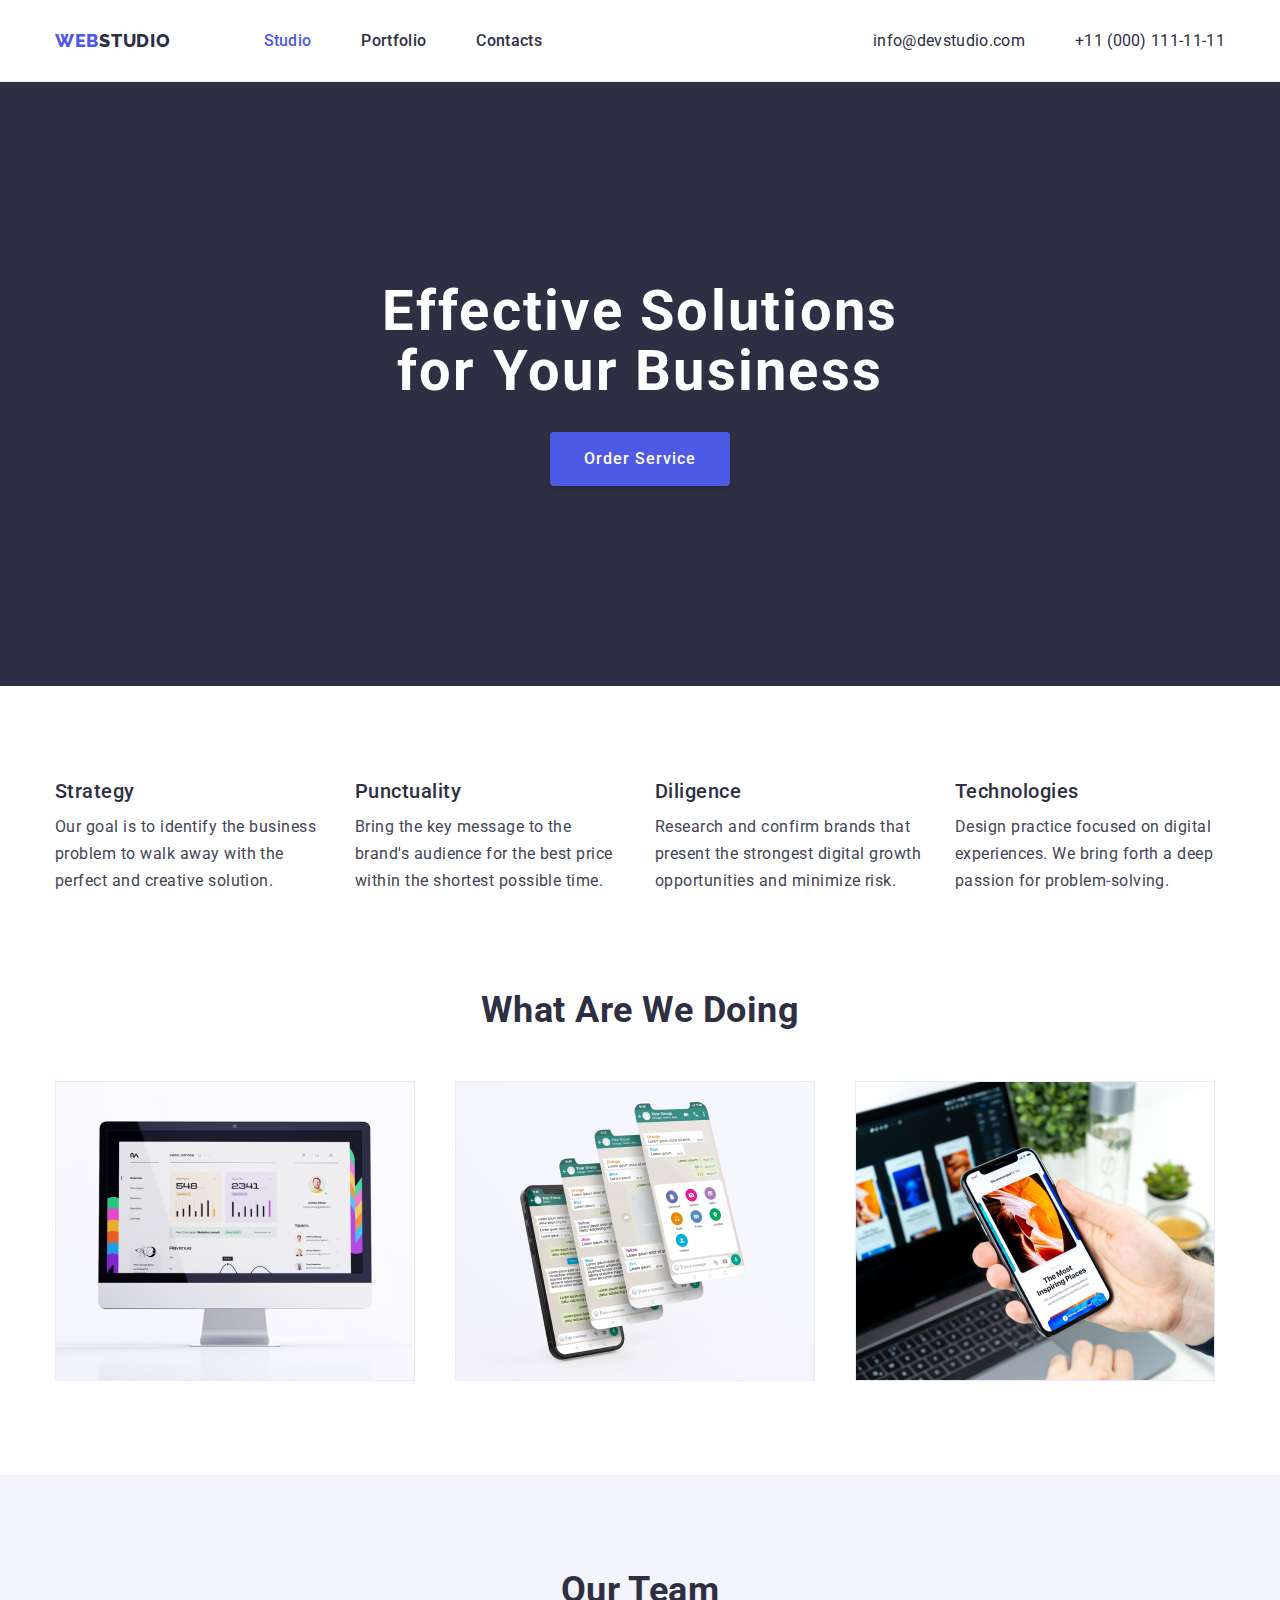
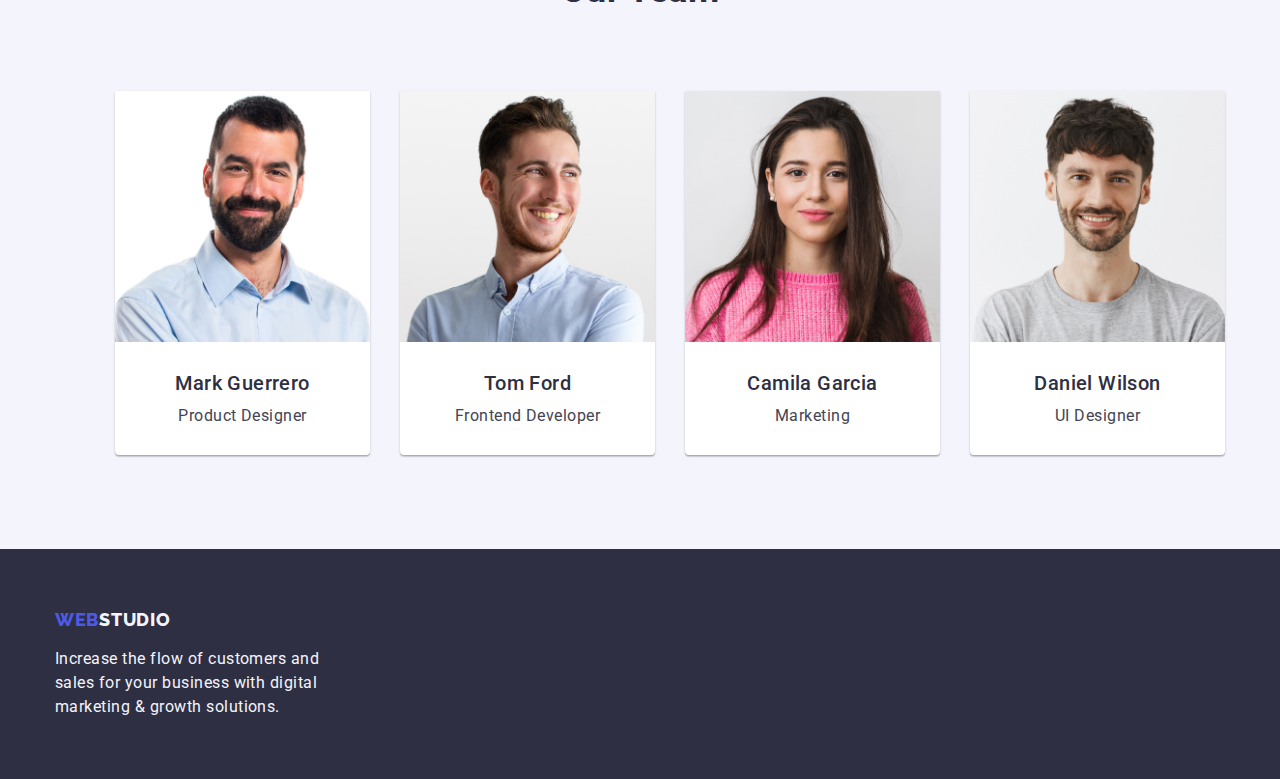
<file: index.html>
<!DOCTYPE html>
<html lang="en">
  <head>
    <meta charset="UTF-8" />
    <meta name="viewport" content="width=device-width, initial-scale=1.0" />
    <title>Studio</title>

    <!-- Fonts -->
    <link rel="preconnect" href="https://fonts.googleapis.com " />
    <link rel="preconnect" href="https://fonts.gstatic.com " crossorigin />
    <link
      href="https://fonts.googleapis.com/css2?family=Raleway:wght@800&family=Roboto:wght@400;500;700;900&display=swap"
      rel="stylesheet"
    />

    <!-- CSS Normalizer -->
    <link
      rel="stylesheet"
      href="https://cdnjs.cloudflare.com/ajax/libs/modern-normalize/1.0.0/modern-normalize.min.css"
    />
    <!-- CSS -->
    <link rel="stylesheet" href="./css/styles.css" />
  </head>

  <!-- Body -->
  <body>
    <!-- Header -->
    <header class="page-header">
      <div class="container menu">
        <nav class="navigation">
          <a class="logo-link" href="./index.html"
            ><span class="logo">WEB</span><span class="studio">STUDIO</span>
          </a>

          <ul class="nav-menu list">
            <li class="item">
              <a class="page current link" href="./index.html">Studio</a>
            </li>
            <li class="item">
              <a class="page link" href="./portfolio.html">Portfolio</a>
            </li>
            <li class="item">
              <a class="page link" href="#">Contacts</a>
            </li>
          </ul>
        </nav>
        <ul class="contacts-menu list">
          <li class="item">
            <a class="contact link" href="mailto:info@devstudio.com"
              >info@devstudio.com</a
            >
          </li>
          <li class="item">
            <a class="contact link" href="tel:+110001111111"
              >+11 (000) 111-11-11</a
            >
          </li>
        </ul>
      </div>
    </header>

    <!-- Main -->
    <main>
      <!-- Section 1-->
      <section class="hero bg-hero">
        <div class="container">
          <h1 class="hero-title">
            Effective Solutions <br />for Your Business
          </h1>
          <button class="button primary" type="button">Order Service</button>
        </div>
      </section>

      <!-- Section 2-->
      <section class="section">
        <div class="container">
          <ul class="benefits list">
            <li class="item">
              <h3 class="title">Strategy</h3>
              <p class="description">
                Our goal is to identify the business <br />problem to walk away
                with the <br />perfect and creative solution.
              </p>
            </li>
            <li class="item">
              <h3 class="title">Punctuality</h3>
              <p class="description">
                Bring the key message to the <br />brand's audience for the best
                price <br />within the shortest possible time.
              </p>
            </li>
            <li class="item">
              <h3 class="title">Diligence</h3>
              <p class="description">
                Research and confirm brands that <br />present the strongest
                digital growth <br />opportunities and minimize risk.
              </p>
            </li>
            <li class="item">
              <h3 class="title">Technologies</h3>
              <p class="description">
                Design practice focused on digital <br />experiences. We bring
                forth a deep <br />passion for problem-solving.
              </p>
            </li>
          </ul>
        </div>
      </section>

      <!-- Section 3 -->
      <section class="section no-top-padding">
        <div class="container">
          <h2 class="section-title">What Are We Doing</h2>
          <ul class="what-we-do list">
            <li class="item">
              <img
                src="images/image-1.jpg"
                alt="iMac"
                width="360"
                height="300"
                class="image"
              />
            </li>
            <li class="item">
              <img
                src="images/image-2.jpg"
                alt="mobile phone with cascading screen images"
                width="360"
                height="300"
                class="image"
              />
            </li>
            <li class="item">
              <img
                src="images/image-3.jpg"
                alt="mobile phone on hand and laptop in the background"
                width="360"
                height="300"
                class="image"
              />
            </li>
          </ul>
        </div>
      </section>

      <!-- Section 4 -->
      <section class="section bg-team">
        <div class="container">
          <h2 class="section-title">Our Team</h2>
          <ul class="team list">
            <li class="item">
              <img
                src="images/guerrero-m.jpg"
                alt="Mark Guerrero"
                width="264"
                height="260"
                class="image"
              />
              <h3 class="name">Mark Guerrero</h3>
              <p class="position">Product Designer</p>
            </li>
            <li class="item">
              <img
                src="images/ford-t.jpg"
                alt="Tom Ford"
                width="264"
                height="260"
                class="image"
              />
              <h3 class="name">Tom Ford</h3>
              <p class="position">Frontend Developer</p>
            </li>
            <li class="item">
              <img
                src="images/garcia-c.jpg"
                alt="camila Garcia"
                width="264"
                height="260"
                class="image"
              />
              <h3 class="name">Camila Garcia</h3>
              <p class="position">Marketing</p>
            </li>
            <li class="item">
              <img
                src="images/wilson-d.jpg"
                alt="Daniel Wilson"
                width="264"
                height="260"
                class="image"
              />
              <h3 class="name">Daniel Wilson</h3>
              <p class="position">UI Designer</p>
            </li>
          </ul>
        </div>
      </section>
    </main>

    <!-- Footer -->
    <footer class="page-footer bg-footer">
      <div class="container">
        <a class="logo-link footer" href="./index.html"
          ><span class="logo">WEB</span
          ><span class="studio-footer">STUDIO</span>
        </a>
        <p class="footer-description">
          Increase the flow of customers and <br />sales for your business with
          digital <br />marketing & growth solutions.
        </p>
      </div>
    </footer>
  </body>
</html>
</file>
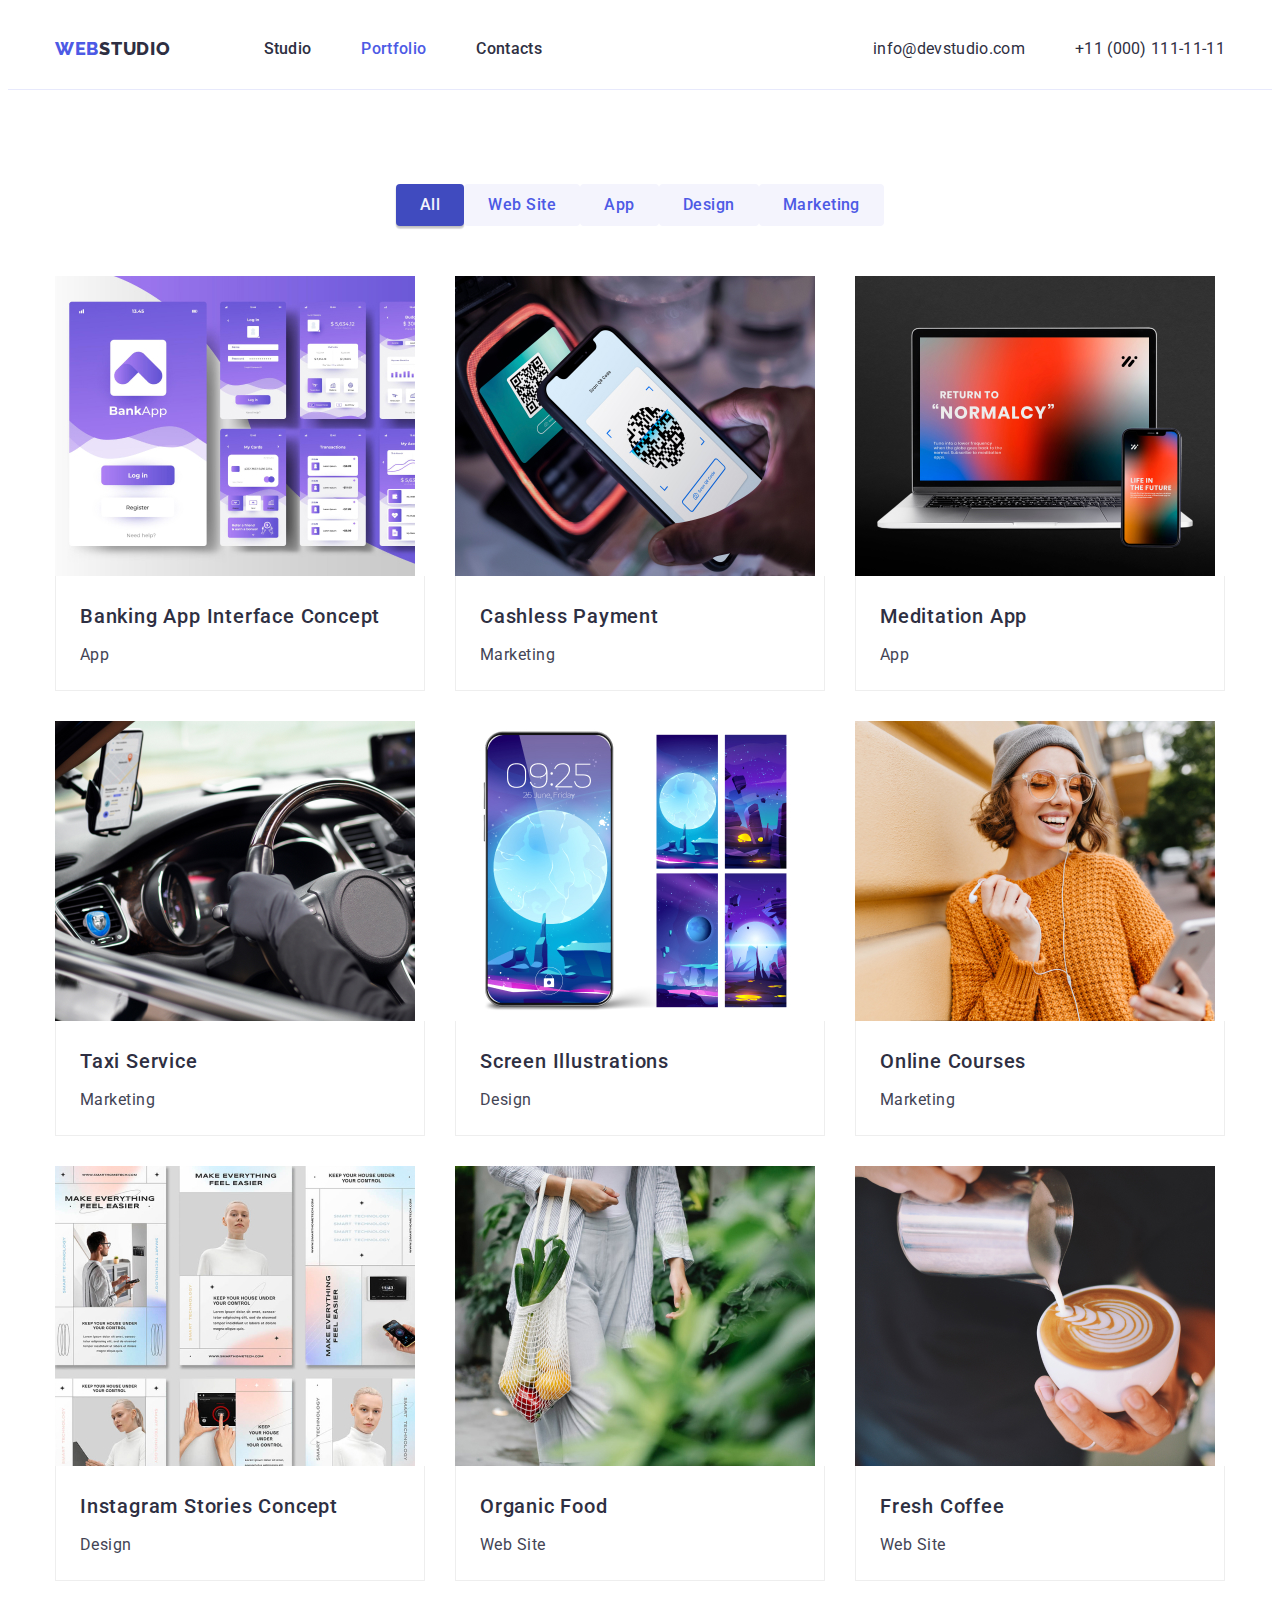
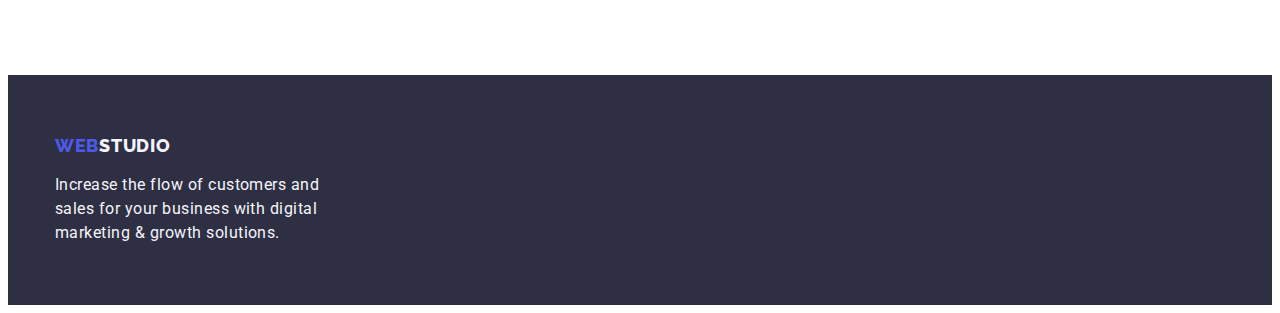
<file: portfolio.html>
<!DOCTYPE html>
<html lang="en">
  <head>
    <meta charset="UTF-8" />
    <meta name="viewport" content="width=device-width, initial-scale=1.0" />
    <title>Portfolio</title>

    <!-- Fonts -->
    <link
      href="https://fonts.googleapis.com/css2?family=Raleway:wght@800&family=Roboto:wght@400;500;700;900&display=swap"
      rel="stylesheet"
    />
    <link rel="preconnect" href="https://fonts.googleapis.com " />
    <link rel="preconnect" href="https://fonts.gstatic.com " crossorigin />
    <!-- CSS -->
    <link rel="stylesheet" href="./css/styles.css" />
  </head>

  <!-- Body -->
  <body>
    <!-- Header -->
    <header class="page-header">
      <div class="container menu">
        <nav class="navigation">
          <a class="logo-link" href="./index.html"
            ><span class="logo">WEB</span><span class="studio">STUDIO</span>
          </a>

          <ul class="nav-menu list">
            <li class="item">
              <a class="page link" href="./index.html">Studio</a>
            </li>
            <li class="item">
              <a class="page current link" href="./portfolio.html">Portfolio</a>
            </li>
            <li class="item">
              <a class="page link" href="#">Contacts</a>
            </li>
          </ul>
        </nav>
        <ul class="contacts-menu list">
          <li class="item">
            <a class="contact link" href="mailto:info@devstudio.com"
              >info@devstudio.com</a
            >
          </li>
          <li class="item">
            <a class="contact link" href="tel:+110001111111"
              >+11 (000) 111-11-11</a
            >
          </li>
        </ul>
      </div>
    </header>

    <!-- Main -->
    <main>
      <!-- Section 1-->
      <section class="section">
        <div class="container">
          <!-- Filters -->
          <ul class="filters list">
            <li class="space">
              <button class="button filter current" type="button">All</button>
            </li>
            <li class="space">
              <button class="button filter" type="button">Web Site</button>
            </li>
            <li class="space">
              <button class="button filter" type="button">App</button>
            </li>
            <li class="space">
              <button class="button filter" type="button">Design</button>
            </li>
            <li class="space">
              <button class="button filter" type="button">Marketing</button>
            </li>
          </ul>

          <!-- Projects -->
          <ul class="projects list">
            <li class="project-card">
              <a href="" class="project link">
                <img
                  src="./images/banking.jpg"
                  alt="banking app screenshots"
                  width="360"
                  height="300"
                  class="image"
                />
                <div class="substrate">
                  <h2 class="name">Banking App Interface Concept</h2>
                  <p class="type">App</p>
                </div>
              </a>
            </li>
            <li class="project-card">
              <a href="" class="project link">
                <img
                  src="./images/cashless.jpg"
                  alt="mobile scanning qr code"
                  width="360"
                  height="300"
                  class="image"
                />
                <div class="substrate">
                  <h2 class="name">Cashless Payment</h2>
                  <p class="type">Marketing</p>
                </div>
              </a>
            </li>
            <li class="project-card">
              <a href="" class="project link">
                <img
                  src="./images/meditation.jpg"
                  alt="mobile with laptop at the background"
                  width="360"
                  height="300"
                  class="image"
                />
                <div class="substrate">
                  <h2 class="name">Meditation App</h2>
                  <p class="type">App</p>
                </div>
              </a>
            </li>
            <li class="project-card">
              <a href="" class="project link">
                <img
                  src="./images/taxi.jpg"
                  alt="car dash with mobile GPS"
                  width="360"
                  height="300"
                  class="image"
                />
                <div class="substrate">
                  <h2 class="name">Taxi Service</h2>
                  <p class="type">Marketing</p>
                </div>
              </a>
            </li>
            <li class="project-card">
              <a href="" class="project link">
                <img
                  src="./images/screen.jpg"
                  alt="mobile and wallpaper screenshots"
                  width="360"
                  height="300"
                  class="image"
                />
                <div class="substrate">
                  <h2 class="name">Screen Illustrations</h2>
                  <p class="type">Design</p>
                </div>
              </a>
            </li>
            <li class="project-card">
              <a href="" class="project link">
                <img
                  src="./images/online.jpg"
                  alt="woman in orange dress holding mobile"
                  width="360"
                  height="300"
                  class="image"
                />
                <div class="substrate">
                  <h2 class="name">Online Courses</h2>
                  <p class="type">Marketing</p>
                </div>
              </a>
            </li>
            <li class="project-card">
              <a href="" class="project link">
                <img
                  src="./images/stories.jpg"
                  alt="screenshots of instagram stories"
                  width="360"
                  height="300"
                  class="image"
                />
                <div class="substrate">
                  <h2 class="name">Instagram Stories Concept</h2>
                  <p class="type">Design</p>
                </div>
              </a>
            </li>
            <li class="project-card">
              <a href="" class="project link">
                <img
                  src="./images/food.jpg"
                  alt="body of a woman holding fruits and veggies in a net bag"
                  width="360"
                  height="300"
                  class="image"
                />
                <div class="substrate">
                  <h2 class="name">Organic Food</h2>
                  <p class="type">Web Site</p>
                </div>
              </a>
            </li>
            <li class="project-card">
              <a href="" class="project link">
                <img
                  src="./images/coffee.jpg"
                  alt="cup of coffee with design cream"
                  width="360"
                  height="300"
                  class="image"
                />
                <div class="substrate">
                  <h2 class="name">Fresh Coffee</h2>
                  <p class="type">Web Site</p>
                </div>
              </a>
            </li>
          </ul>
        </div>
      </section>
    </main>

    <!-- Footer -->
    <footer class="page-footer bg-footer">
      <div class="container">
        <a class="logo-link footer" href="./index.html"
          ><span class="logo">WEB</span
          ><span class="studio-footer">STUDIO</span>
        </a>
        <p class="footer-description">
          Increase the flow of customers and <br />sales for your business with
          digital <br />marketing & growth solutions.
        </p>
      </div>
    </footer>
  </body>
</html>
</file>
<file: css/styles.css>
/* css variables */
:root {
  --iris: #4d5ae5;
  --navyblue: #2e2f42;
  --white: #ffff;
  --cloud: #f4f4fd;
  --cornflower: #e7e9fc;
  --ocean: #404bbf;
  --slate: #434455;
}

/* CSS RESET */
p,
h1,
h2,
h3,
h4,
h5,
h6 {
  margin: 0;
}

html {
  box-sizing: border-box;
}

*,
*::before,
*::after {
  box-sizing: inherit;
}

img {
  display: block;
  max-width: 100%;
  height: auto;
}

body {
  font-family: "Roboto", sans-serif;
  font-size: 16px;
  letter-spacing: 0.03em;
  background-color: var(--white);
  color: var(--slate);
}

.list {
  list-style: none;
  padding: 0;
  margin: 0;
}

.link {
  text-decoration: none;
  color: inherit;
}

.section {
  padding: 94px 0;
}

.section.no-top-padding {
  padding-top: 0;
}

.container {
  width: 1200px;
  padding: 0 15px;
  margin: 0 auto;
}

.menu,
.navigation,
.nav-menu,
.contacts-menu {
  display: flex;
  align-items: center;
}

/* PAGE HEADER section */
.page-header {
  border-bottom: 1px solid var(--cornflower);
}

.nav-menu .page:hover,
.nav-menu .page:focus,
.nav-menu .page.current,
.contacts-menu .contact.link:hover,
.contacts-menu .contact.link:focus {
  color: var(--iris);
}

.nav-menu .page,
.contacts-menu .contact {
  color: var(--navyblue);
  font-size: 16px;
  text-decoration: none;
  font-weight: 500;
  line-height: 1.14;
  letter-spacing: 0.02em;
  display: block;
  padding-top: 32px;
  padding-bottom: 31px;
}

.contacts-menu .contact {
  font-weight: 400;
}

.contacts-menu {
  margin-left: auto;
}

.nav-menu {
  margin-left: 93px;
}

.nav-menu .item:not(:last-child),
.contacts-menu .item:not(:last-child) {
  margin-right: 50px;
}

.logo-link {
  font-family: "Raleway", sans-serif;
  font-size: 18px;
  font-weight: 800;
  line-height: 1.17;
  letter-spacing: 0.04em;
  text-decoration: none;
}

.logo {
  color: var(--iris);
}

.studio {
  color: var(--navyblue);
}

/* HERO section */
.bg-hero {
  background-color: var(--navyblue);
}

.hero {
  padding: 200px 0;
  text-align: center;
}

.hero-title {
  color: var(--white);
  font-size: 56px;
  font-weight: 700;
  letter-spacing: 0.04em;
  text-align: center;
  line-height: 1.07;
  margin-bottom: 30px;
}

.button {
  border-color: transparent;
  font-family: inherit;
  font-size: 16px;
  font-weight: 500;
  line-height: 1.5;
  letter-spacing: 0.03em;
  border-radius: 4px;
  cursor: pointer;
}

.button.primary {
  color: white;
  background-color: var(--iris);
  line-height: 1.87;
  letter-spacing: 0.06em;
  padding: 10px 32px;
  box-shadow: 0px 4px 4px rgba(0, 0, 0, 0.15);
}

.button.primary:hover,
.button.primary:focus {
  background-color: var(--ocean);
  box-shadow: 0px 3px 1px rgba(0, 0, 0, 0.1), 0px 1px 2px rgba(0, 0, 0, 0.08),
    0px 2px 2px rgba(0, 0, 0, 0.12);
}

/* BENEFITS section */
.benefits {
  display: flex;
  flex-wrap: wrap;
  margin-left: -30px;
  margin-top: -30px;
}

.benefits .item {
  flex-basis: calc(100% / 4 - 30px);
  margin-left: 30px;
  margin-top: 30px;
}

.benefits .title {
  font-size: 20px;
  font-weight: 500;
  color: var(--navyblue);
  line-height: 1.14;
  margin-bottom: 10px;
}

.benefits .description {
  color: var(--slate);
  line-height: 1.71;
  font-size: 16px;
  font-weight: 400;
}

/* WHAT WE DO section */
.section-title {
  font-size: 36px;
  line-height: 1.17;
  font-weight: 700;
  color: var(--navyblue);
  text-align: center;
  margin-bottom: 50px;
}

.what-we-do.list {
  display: flex;
  flex-wrap: wrap;
  margin-left: -30px;
  margin-top: -30px;
}

.what-we-do .item {
  flex-basis: calc(100% / 3 - 30px);
  margin-left: 30px;
  margin-top: 30px;
}

/* TEAM section */
.team {
  display: flex;
  flex-wrap: wrap;
  margin-top: 30px;
  margin-left: 30px;
}

.team .item {
  flex-basis: calc(100% / 4 - 30px);
  margin-left: 30px;
  margin-top: 30px;
  padding-bottom: 30px;
  background-color: white;
  border-radius: 0px 0px 4px 4px;
  box-shadow: 0px 1px 3px rgba(0, 0, 0, 0.12), 0px 1px 1px rgba(0, 0, 0, 0.14),
    0px 2px 1px rgba(0, 0, 0, 0.12);
}

.bg-team {
  background-color: var(--cloud);
}

.team .name,
.team .position {
  line-height: 1.19;
  text-align: center;
}

.team .name {
  color: var(--navyblue);
  font-size: 20px;
  font-weight: 500;
  letter-spacing: 0.02em;
  margin-top: 30px;
  margin-bottom: 10px;
}

.team .position {
  color: var(--slate);
  font-size: 16px;
  font-weight: 400;
}

.substrate {
  background-color: var(--white);
  padding: 20px 24px;
  border: 1px solid #eeeeee;
  border-top: 0;
}

/* PORTFOLIO page */
/* FILTERS section */
.filters {
  display: flex;
  justify-content: center;
  margin-bottom: 50px;
}

filters,
space + .space {
  margin-left: 8px;
}

.button.filter {
  font-weight: 500;
  line-height: 1.62;
  background: var(--cloud, #f4f4fd);
  color: var(--iris);
  padding: 6px 22px;
}

.button.filter:hover,
.button.filter:focus,
.button.filter.current {
  background: var(--ocean);
  color: var(--cloud);
  box-shadow: 0px 3px 1px rgba(0, 0, 0, 0.1), 0px 1px 2px rgba(0, 0, 0, 0.08),
    0px 2px 2px rgba(0, 0, 0, 0.12);
}

/* PROJECTS section */
.projects.list {
  display: flex;
  flex-wrap: wrap;
  margin-left: -30px;
  margin-top: -30px;
}

.project-card {
  flex-basis: calc(100% / 3 - 30px);
  margin-left: 30px;
  margin-top: 30px;
}

.project .name {
  font-size: 20px;
  font-weight: 500;
  line-height: 2;
  letter-spacing: 0.04em;
  color: var(--navyblue);
  margin-bottom: 4px;
}

.project .type {
  color: var(--slate);
  font-weight: 400;
  line-height: 1.87;
  font-size: 16px;
}

/* FOOTER section */
.page-footer {
  padding: 60px 0;
}

.page-footer.bg-footer {
  background-color: var(--navyblue);
}

.logo-link.footer {
  margin-bottom: 20px;
}

.studio-footer {
  color: var(--cloud);
}

.footer-description {
  color: var(--cloud);
  padding-top: 17px;
  font-size: 16px;
  font-weight: 400;
  line-height: 1.5;
}
</file>
